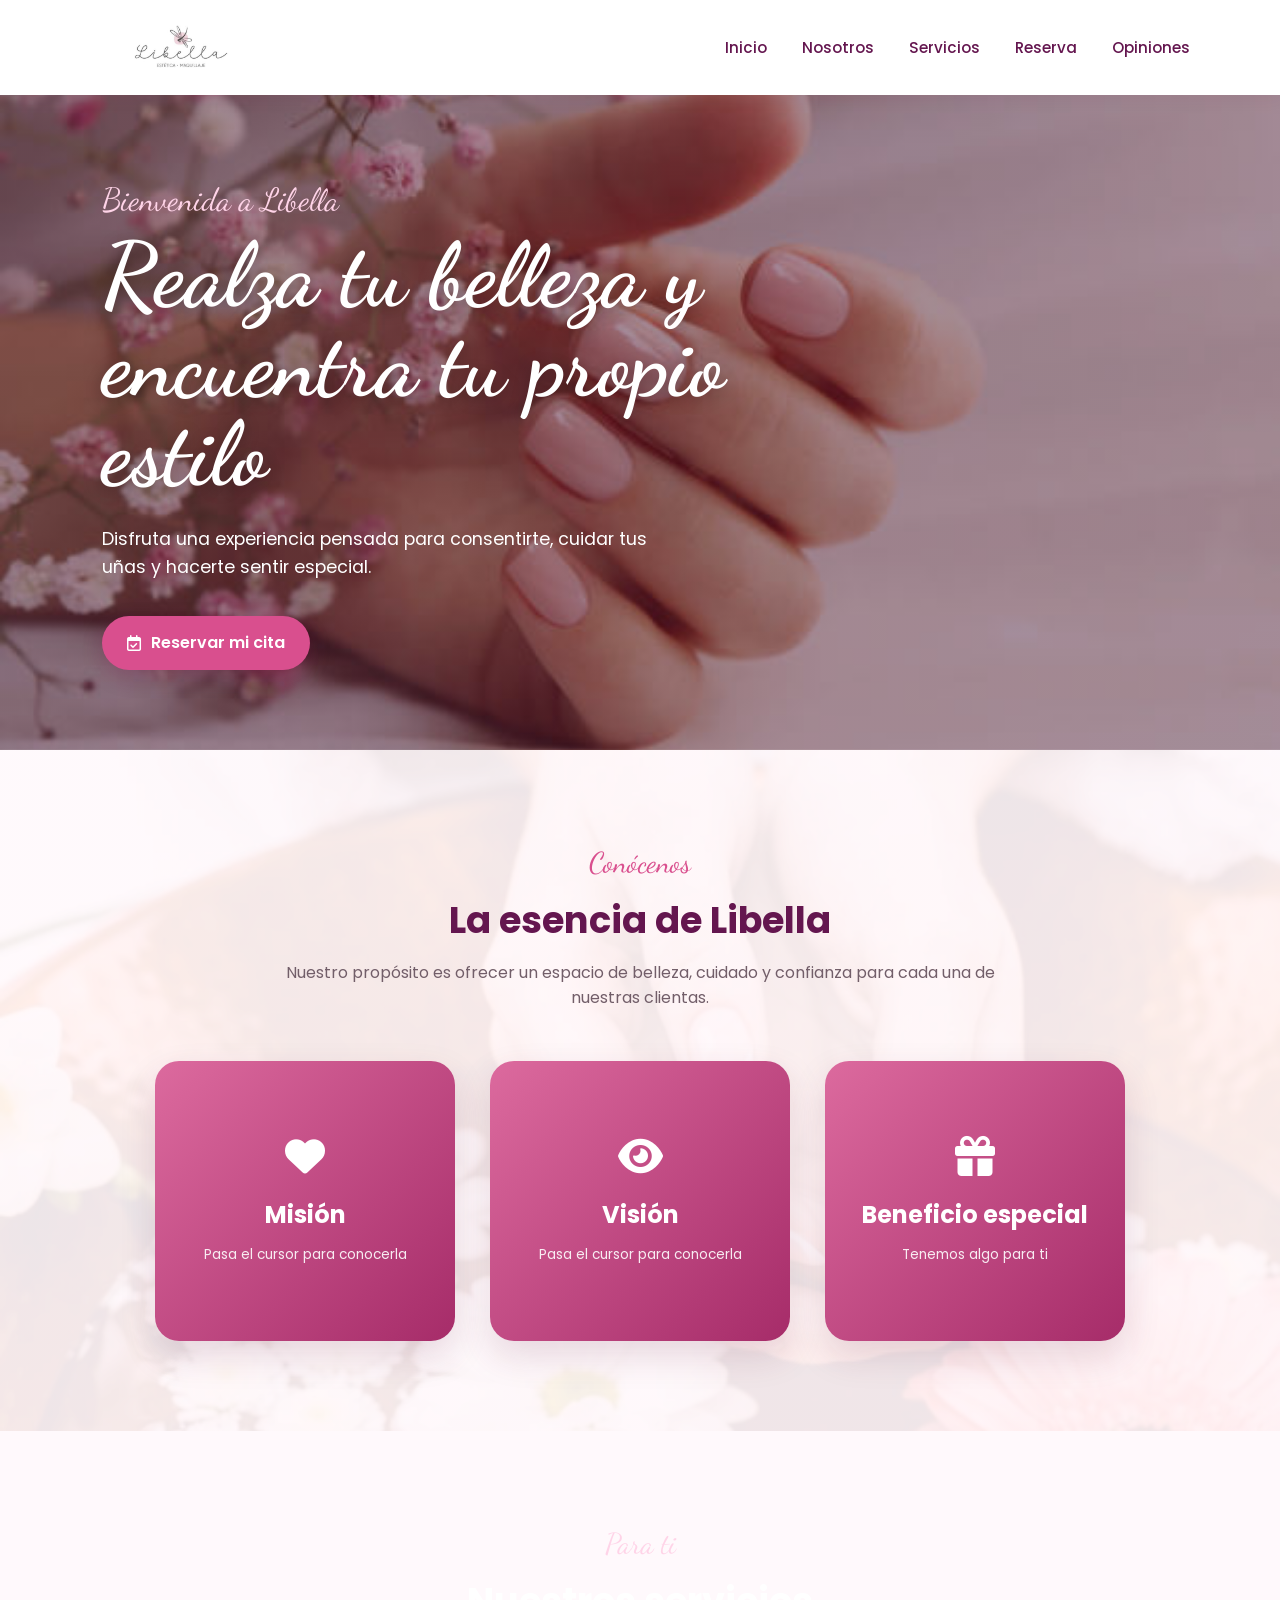
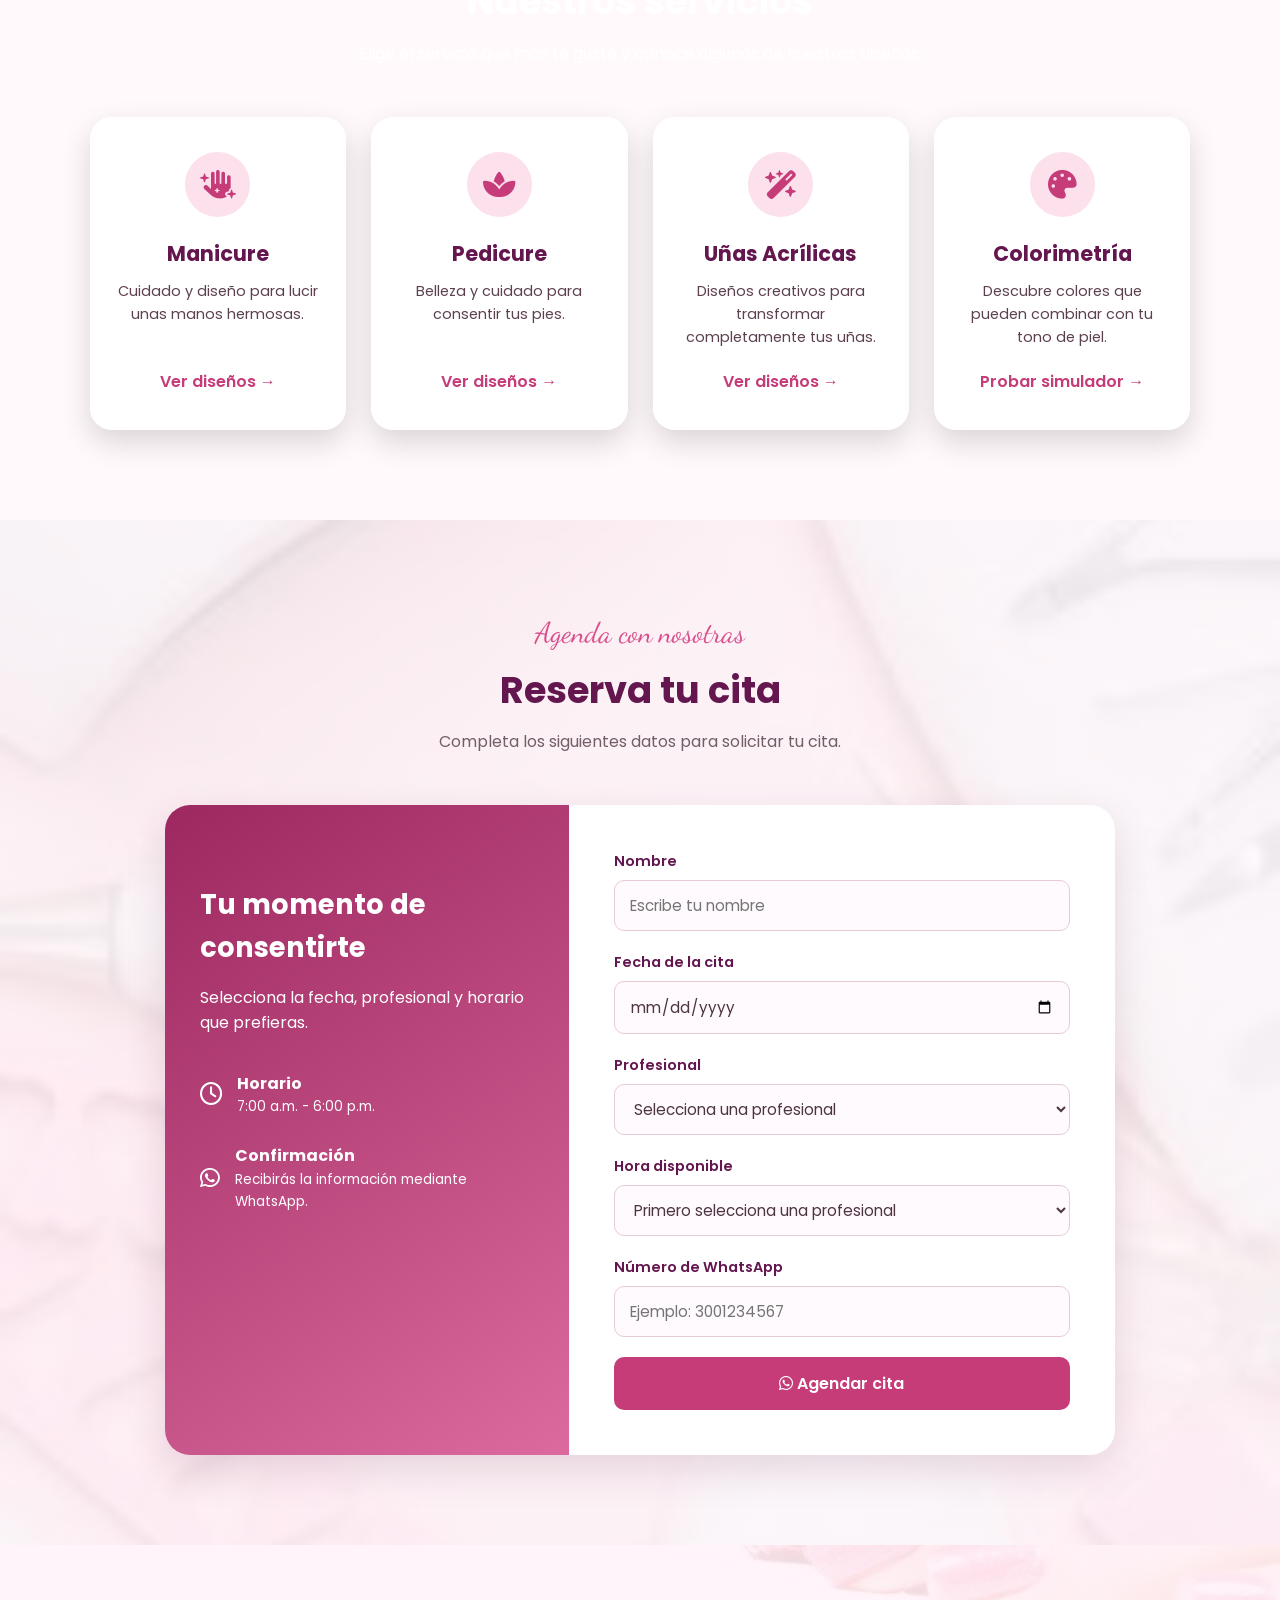
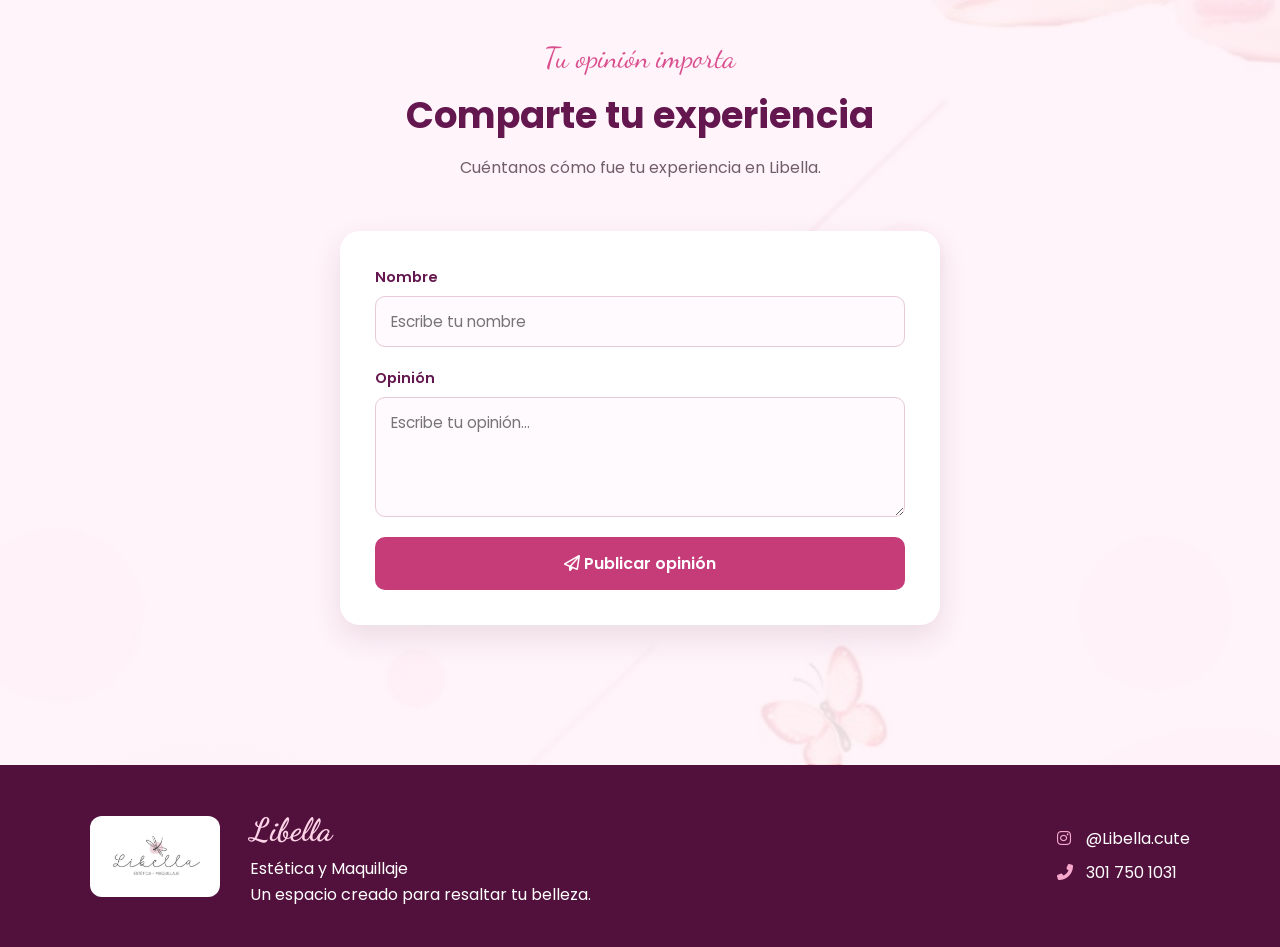
<file: Index.html>
<!DOCTYPE html>
<html lang="es">

<head>
    <meta charset="UTF-8">

    <!-- Permite que la página se adapte correctamente a celulares -->
    <meta name="viewport" content="width=device-width, initial-scale=1.0">

    <title>Libella | Estética y Maquillaje</title>

    <!-- Archivo principal de estilos -->
    <link rel="stylesheet" href="Style.css">

    <!-- Fuente utilizada para algunos títulos -->
    <link
        href="https://fonts.googleapis.com/css2?family=Dancing+Script:wght@500;600;700&family=Poppins:wght@300;400;500;600&display=swap"
        rel="stylesheet">

    <!-- Librería de iconos -->
    <link
        rel="stylesheet"
        href="https://cdnjs.cloudflare.com/ajax/libs/font-awesome/6.4.0/css/all.min.css">
</head>

<body>

    <!-- ============================= -->
    <!-- ENCABEZADO -->
    <!-- ============================= -->

    <header class="encabezado">

        <!-- Logo del negocio -->
        <a href="#inicio" class="contenedor-logo">
            <img
                src="Imagenes/Logo.jpg.jpeg"
                alt="Logo de Libella Estética y Maquillaje"
                class="logo-enc">
        </a>

        <!-- Menú principal -->
        <nav class="menu-principal">
            <ul>
                <li><a href="#inicio">Inicio</a></li>
                <li><a href="#nosotros">Nosotros</a></li>
                <li><a href="#servicios">Servicios</a></li>
                <li><a href="#citas">Reserva</a></li>
                <li><a href="#opiniones">Opiniones</a></li>
            </ul>
        </nav>

    </header>


    <main>

        <!-- ============================= -->
        <!-- PRESENTACIÓN PRINCIPAL -->
        <!-- ============================= -->

        <section id="inicio" class="hero">

            <div class="hero-contenido">

                <p class="texto-pequeno">Bienvenida a Libella</p>

                <h1>Realza tu belleza y encuentra tu propio estilo</h1>

                <p>
                    Disfruta una experiencia pensada para consentirte,
                    cuidar tus uñas y hacerte sentir especial.
                </p>

                <!-- Este enlace lleva directamente al formulario de reserva -->
                <a href="#citas" class="boton-principal">
                    <i class="fa-regular fa-calendar-check"></i>
                    Reservar mi cita
                </a>

            </div>

        </section>


        <!-- ============================= -->
        <!-- MISIÓN, VISIÓN Y PROMOCIÓN -->
        <!-- ============================= -->

        <section id="nosotros" class="mision-vision">

            <div class="titulo-seccion">
                <span>Conócenos</span>
                <h2>La esencia de Libella</h2>

                <p>
                    Nuestro propósito es ofrecer un espacio de belleza,
                    cuidado y confianza para cada una de nuestras clientas.
                </p>
            </div>


            <div class="card-container">

                <!-- Tarjeta Misión -->
                <article class="card">

                    <div class="front">
                        <i class="fa-solid fa-heart"></i>
                        <h3>Misión</h3>
                        <p>Pasa el cursor para conocerla</p>
                    </div>

                    <div class="back">
                        <h3>Nuestra misión</h3>

                        <p>
                            Brindar un servicio de calidad que resalte la
                            belleza y confianza de nuestras clientas, a través
                            de técnicas innovadoras en el cuidado de uñas.
                        </p>
                    </div>

                </article>


                <!-- Tarjeta Visión -->
                <article class="card">

                    <div class="front">
                        <i class="fa-solid fa-eye"></i>
                        <h3>Visión</h3>
                        <p>Pasa el cursor para conocerla</p>
                    </div>

                    <div class="back">
                        <h3>Nuestra visión</h3>

                        <p>
                            Ser un SPA de uñas reconocido por nuestra
                            excelencia en atención, creatividad y compromiso
                            con la satisfacción de nuestras clientas.
                        </p>
                    </div>

                </article>


                <!-- Tarjeta promoción -->
                <article class="card">

                    <div class="front">
                        <i class="fa-solid fa-gift"></i>
                        <h3>Beneficio especial</h3>
                        <p>Tenemos algo para ti</p>
                    </div>

                    <div class="back">
                        <h3>20% de descuento</h3>

                        <p>
                            Obtén un 20% de descuento en tu primera cita
                            reservando con nosotros.
                        </p>

                        <a href="#citas" class="enlace-tarjeta">
                            Quiero reservar
                        </a>
                    </div>

                </article>

            </div>

        </section>


        <!-- ============================= -->
        <!-- SERVICIOS -->
        <!-- ============================= -->

        <section id="servicios" class="servicios">

            <div class="titulo-seccion titulo-claro">
                <span>Para ti</span>
                <h2>Nuestros servicios</h2>

                <p>
                    Elige el servicio que más te guste y conoce algunos
                    de nuestros diseños.
                </p>
            </div>


            <div class="servicios-grid">

                <!-- Manicure -->
                <a href="Galeria.html?servicio=manicure"
                   class="servicio-card">

                    <i class="fa-solid fa-hand-sparkles"></i>

                    <h3>Manicure</h3>

                    <p>
                        Cuidado y diseño para lucir unas manos hermosas.
                    </p>

                    <span>Ver diseños →</span>

                </a>


                <!-- Pedicure -->
                <a href="Galeria.html?servicio=pedicure"
                   class="servicio-card">

                    <i class="fa-solid fa-spa"></i>

                    <h3>Pedicure</h3>

                    <p>
                        Belleza y cuidado para consentir tus pies.
                    </p>

                    <span>Ver diseños →</span>

                </a>


                <!-- Uñas acrílicas -->
                <a href="Galeria.html?servicio=acrilicas"
                   class="servicio-card">

                    <i class="fa-solid fa-wand-magic-sparkles"></i>

                    <h3>Uñas Acrílicas</h3>

                    <p>
                        Diseños creativos para transformar completamente tus uñas.
                    </p>

                    <span>Ver diseños →</span>

                </a>


                <!--
                    IMPORTANTE:
                    Este botón solamente lleva al simulador existente.
                    Todavía NO estamos modificando el simulador.
                -->
                <a href="Simulador.html"
                   class="servicio-card">

                    <i class="fa-solid fa-palette"></i>

                    <h3>Colorimetría</h3>

                    <p>
                        Descubre colores que pueden combinar con tu tono de piel.
                    </p>

                    <span>Probar simulador →</span>

                </a>

            </div>

        </section>


        <!-- ============================= -->
        <!-- RESERVA DE CITA -->
        <!-- ============================= -->

        <section id="citas" class="citas">

            <div class="titulo-seccion">
                <span>Agenda con nosotras</span>
                <h2>Reserva tu cita</h2>

                <p>
                    Completa los siguientes datos para solicitar tu cita.
                </p>
            </div>


            <div class="contenedor-formulario">

                <div class="informacion-reserva">

                    <i class="fa-regular fa-calendar-heart"></i>

                    <h3>Tu momento de consentirte</h3>

                    <p>
                        Selecciona la fecha, profesional y horario que
                        prefieras.
                    </p>

                    <div class="dato-reserva">
                        <i class="fa-regular fa-clock"></i>

                        <div>
                            <strong>Horario</strong>
                            <p>7:00 a.m. - 6:00 p.m.</p>
                        </div>
                    </div>


                    <div class="dato-reserva">
                        <i class="fa-brands fa-whatsapp"></i>

                        <div>
                            <strong>Confirmación</strong>
                            <p>Recibirás la información mediante WhatsApp.</p>
                        </div>
                    </div>

                </div>


                <!-- Formulario de reserva -->
                <form id="form-cita">

                    <div class="campo-formulario">
                        <label for="nombre">Nombre</label>

                        <input
                            type="text"
                            id="nombre"
                            placeholder="Escribe tu nombre"
                            required>
                    </div>


                    <div class="campo-formulario">
                        <label for="fecha">Fecha de la cita</label>

                        <input
                            type="date"
                            id="fecha"
                            required>
                    </div>


                    <div class="campo-formulario">
                        <label for="profesional">Profesional</label>

                        <select id="profesional" required>

                            <option value="" disabled selected>
                                Selecciona una profesional
                            </option>

                            <option value="alex">
                                Alexandra Cubillos
                            </option>

                            <option value="laura">
                                Laura Lozano
                            </option>

                        </select>
                    </div>


                    <div class="campo-formulario">
                        <label for="hora">Hora disponible</label>

                        <select id="hora" required>

                            <option value="">
                                Primero selecciona una profesional
                            </option>

                        </select>
                    </div>


                    <div class="campo-formulario">
                        <label for="telefono">Número de WhatsApp</label>

                        <input
                            type="tel"
                            id="telefono"
                            placeholder="Ejemplo: 3001234567"
                            required>
                    </div>


                    <button type="submit" class="boton-formulario">
                        <i class="fa-brands fa-whatsapp"></i>
                        Agendar cita
                    </button>

                </form>

            </div>

        </section>


        <!-- ============================= -->
        <!-- OPINIONES -->
        <!-- ============================= -->

        <section id="opiniones">

            <div class="titulo-seccion">
                <span>Tu opinión importa</span>
                <h2>Comparte tu experiencia</h2>

                <p>
                    Cuéntanos cómo fue tu experiencia en Libella.
                </p>
            </div>


            <div class="opiniones-contenedor">

                <form id="form-opinion">

                    <div class="campo-formulario">
                        <label for="usuario">Nombre</label>

                        <input
                            type="text"
                            id="usuario"
                            placeholder="Escribe tu nombre"
                            required>
                    </div>


                    <div class="campo-formulario">
                        <label for="comentario">Opinión</label>

                        <textarea
                            id="comentario"
                            rows="4"
                            placeholder="Escribe tu opinión..."
                            required></textarea>
                    </div>


                    <button type="submit" class="boton-formulario">
                        <i class="fa-regular fa-paper-plane"></i>
                        Publicar opinión
                    </button>

                </form>


                <!-- Aquí JavaScript mostrará las opiniones -->
                <div id="lista-opiniones"></div>

            </div>

        </section>

    </main>


    <!-- ============================= -->
    <!-- PIE DE PÁGINA -->
    <!-- ============================= -->

    <footer class="pie">

        <img
            src="Imagenes/Logo.jpg.jpeg"
            alt="Logo de Libella"
            class="pie-logo">


        <div class="footer-texto">

            <h3>Libella</h3>

            <p>Estética y Maquillaje</p>

            <p>
                Un espacio creado para resaltar tu belleza.
            </p>

        </div>


        <div class="footer-contacto">

            <p>
                <i class="fab fa-instagram"></i>
                @Libella.cute
            </p>

            <p>
                <i class="fas fa-phone-alt"></i>
                301 750 1031
            </p>

        </div>

    </footer>


    <!-- Archivo JavaScript -->
    <script src="Java.js"></script>

</body>

</html>
</file>
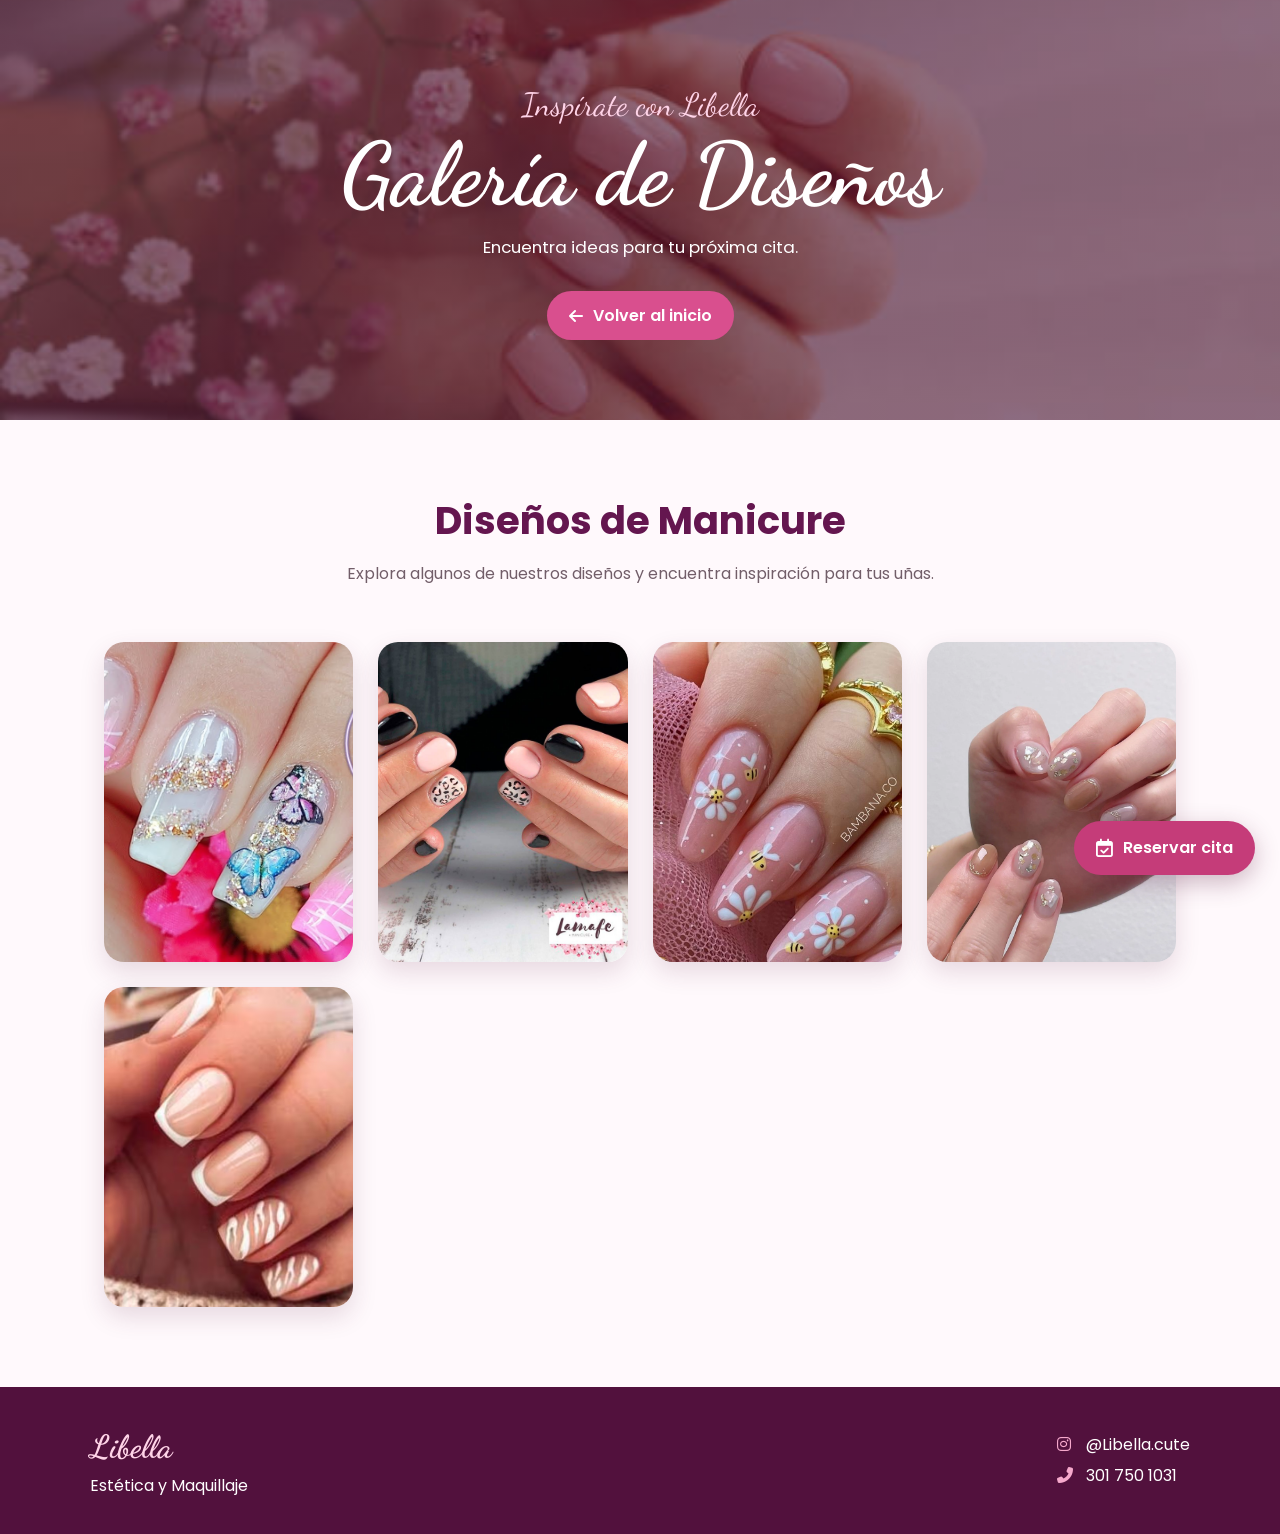
<file: Galeria.html>
<!DOCTYPE html>
<html lang="es">

<head>

    <meta charset="UTF-8">

    <meta
        name="viewport"
        content="width=device-width, initial-scale=1.0">

    <title>Galería de Diseños | Libella</title>

    <!-- Estilos de la galería -->
    <link rel="stylesheet" href="Galeria.css">

    <!-- Fuentes -->
    <link
        href="https://fonts.googleapis.com/css2?family=Dancing+Script:wght@500;600;700&family=Poppins:wght@300;400;500;600&display=swap"
        rel="stylesheet">

    <!-- Iconos -->
    <link
        rel="stylesheet"
        href="https://cdnjs.cloudflare.com/ajax/libs/font-awesome/6.4.0/css/all.min.css">

</head>


<body>


    <!-- ============================= -->
    <!-- ENCABEZADO -->
    <!-- ============================= -->

    <header class="banner-galeria">

        <div class="banner-contenido">

            <p>Inspírate con Libella</p>

            <h1>Galería de Diseños</h1>

            <span>
                Encuentra ideas para tu próxima cita.
            </span>


            <a
                href="Index.html"
                class="btn-volver">

                <i class="fa-solid fa-arrow-left"></i>

                Volver al inicio

            </a>

        </div>

    </header>



    <main>

        <!-- ============================= -->
        <!-- TÍTULO DINÁMICO -->
        <!-- ============================= -->

        <section id="titulo-servicio">

            <!--
                JavaScript cambiará este título dependiendo
                del servicio seleccionado.
            -->
            <h2>Diseños de Manicure</h2>

            <p>
                Explora algunos de nuestros diseños y
                encuentra inspiración para tus uñas.
            </p>

        </section>



        <!-- ============================= -->
        <!-- GALERÍA -->
        <!-- ============================= -->

        <!--
            Este contenedor empieza vacío.

            Galeria.js se encarga de crear y agregar
            las imágenes automáticamente.
        -->
        <section
            class="galeria"
            id="galeria-contenido">
        </section>



        <!-- Botón para reservar -->

    </main>



    <!-- ============================= -->
    <!-- FOOTER -->
    <!-- ============================= -->

    <footer class="footer">

        <div>

            <h3>Libella</h3>

            <p>Estética y Maquillaje</p>

        </div>


        <div class="footer-contacto">

            <p>
                <i class="fab fa-instagram"></i>
                @Libella.cute
            </p>

            <p>
                <i class="fas fa-phone-alt"></i>
                301 750 1031
            </p>

        </div>

    </footer>

          <!-- ============================= -->
      <!-- BOTÓN FLOTANTE DE RESERVA -->
      <!-- ============================= -->

      <!--
          Este botón permanece visible mientras el usuario
          recorre la galería.

          Al hacer clic lleva nuevamente a Index.html,
          directamente a la sección de reserva de citas.
      -->
      <a href="Index.html#citas" class="btn-reserva-flotante">

          <i class="fa-regular fa-calendar-check"></i>

          <span>Reservar cita</span>

      </a>

    <!--
        JavaScript se coloca al final para que primero
        cargue el contenido HTML.
    -->
    <script src="Galeria.js"></script>

</body>

</html>
</file>
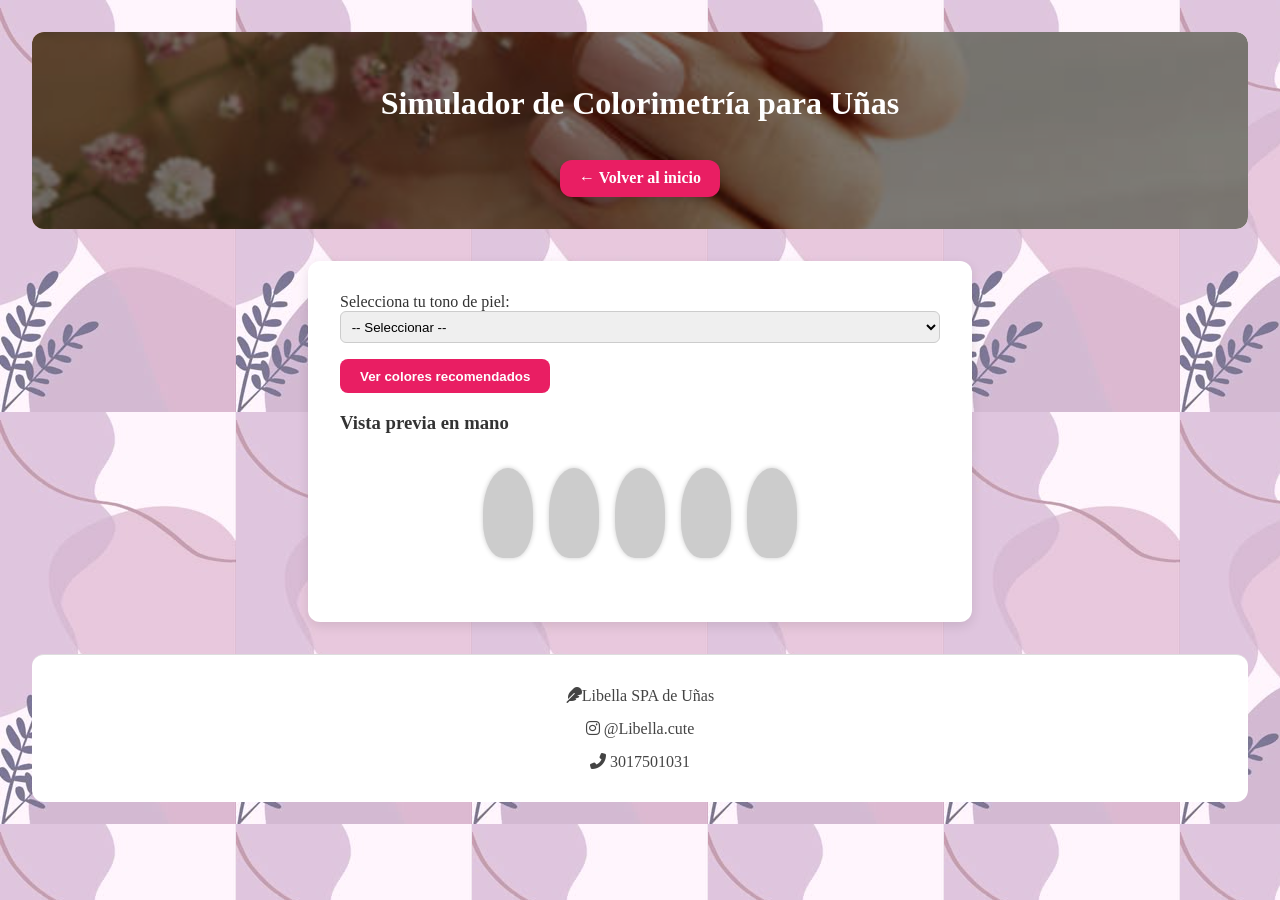
<file: Simulador.html>
<!DOCTYPE html>
<html lang="es">
<head>
  <meta charset="UTF-8" />
  <meta name="viewport" content="width=device-width, initial-scale=1.0" />
  <title>Simulador de Colorimetría</title>
  <link rel="stylesheet" href="Simulador.css" />
  <link href="https://fonts.googleapis.com/css2?family=Dancing+Script&display=swap" rel="stylesheet">
  <link rel="stylesheet" href="https://cdnjs.cloudflare.com/ajax/libs/font-awesome/6.4.0/css/all.min.css">
</head>


<body>
  <header class="banner"><!--Banner del encabezado-->
    <h1>Simulador de Colorimetría para Uñas</h1>
    <a href="Index.html" class="btn-volver">← Volver al inicio</a><!--Boton para volver al incio-->
  </header>

  <div class="container">
    <div class="form-group">
      <label for="piel">Selecciona tu tono de piel:</label>
      <select id="piel">
        <option value="">-- Seleccionar --</option>
        <option value="clara">Clara</option>
        <option value="media">Media</option>
        <option value="trigueña">Trigueña</option>
        <option value="morena">Morena</option>
        <option value="oscura">Oscura</option>
        <option value="ebano">Ébano</option>
      </select>
    </div>

    <button onclick="mostrarColores()">Ver colores recomendados</button>

    <div id="resultado">
      <div id="simulador-uña">
        <h3>Vista previa en mano</h3>
        <div class="mano-simulada" id="mano">
          <div class="uña-simulada" id="uña1"></div>
          <div class="uña-simulada" id="uña2"></div>
          <div class="uña-simulada" id="uña3"></div>
          <div class="uña-simulada" id="uña4"></div>
          <div class="uña-simulada" id="uña5"></div>
        </div>
        <p id="codigoColor"></p>
      </div>

      <div id="bloques-colores"></div>
    </div>
  </div>

  <footer class="footer">
    <p><i class="fas fa-feather"></i>Libella SPA de Uñas</p>
    <p><i class="fab fa-instagram"></i> @Libella.cute</p>
    <p><i class="fas fa-phone-alt"></i> 3017501031</p>
  </footer>

  <script src="Simulador.js"></script>
</body>
</html>
</file>
<file: Style.css>
/* =====================================================
   CONFIGURACIÓN GENERAL
   ===================================================== */

/*
   El símbolo * selecciona todos los elementos.

   box-sizing: border-box hace más fácil controlar
   los tamaños porque el padding y el borde se incluyen
   dentro del ancho del elemento.
*/
* {
    box-sizing: border-box;
    margin: 0;
    padding: 0;
}


/*
   scroll-behavior permite que cuando hacemos clic en
   "Servicios", "Reserva", etc., el desplazamiento sea suave.
*/
html {
    scroll-behavior: smooth;
}


body {
    font-family: "Poppins", sans-serif;
    background-color: #fff9fc;
    color: #4d3442;
    line-height: 1.6;
}


/* Evita que las imágenes se salgan de su contenedor */
img {
    max-width: 100%;
}


/* =====================================================
   ENCABEZADO
   ===================================================== */

.encabezado {
    width: 100%;
    min-height: 90px;

    display: flex;
    justify-content: space-between;
    align-items: center;

    padding: 10px 7%;

    background-color: rgba(255, 255, 255, 0.97);

    box-shadow: 0 3px 15px rgba(99, 32, 69, 0.08);

    /*
       sticky hace que el menú permanezca arriba
       mientras bajamos por la página.
    */
    position: sticky;
    top: 0;
    z-index: 1000;
}


.contenedor-logo {
    display: flex;
    align-items: center;
}


.logo-enc {
    width: 180px;
    height: 75px;

    /*
       object-fit evita deformar el logo.
    */
    object-fit: contain;
}


/* Lista del menú */
.menu-principal ul {
    display: flex;
    align-items: center;
    gap: 35px;

    list-style: none;
}


/* Enlaces del menú */
.menu-principal a {
    color: #64164f;
    text-decoration: none;

    font-size: 0.95rem;
    font-weight: 500;

    position: relative;

    transition: color 0.3s ease;
}


/*
   Creamos una pequeña línea debajo del enlace.
   Inicialmente tiene ancho 0.
*/
.menu-principal a::after {
    content: "";

    position: absolute;
    left: 0;
    bottom: -6px;

    width: 0;
    height: 2px;

    background-color: #d94f8e;

    transition: width 0.3s ease;
}


/* Al pasar el mouse mostramos la línea */
.menu-principal a:hover::after {
    width: 100%;
}


.menu-principal a:hover {
    color: #d94f8e;
}


/* =====================================================
   PRESENTACIÓN PRINCIPAL
   ===================================================== */

.hero {
    min-height: 620px;

    display: flex;
    align-items: center;

    padding: 80px 8%;

    /*
       Colocamos una capa oscura transparente encima
       de la imagen para que el texto pueda leerse.
    */
    background:
        linear-gradient(
            rgba(64, 16, 48, 0.48),
            rgba(64, 16, 48, 0.48)
        ),
        url("Imagenes/FondoBanner.jpg");

    background-size: cover;
    background-position: center;
}


.hero-contenido {
    max-width: 680px;

    color: white;

    animation: aparecer 0.8s ease;
}


.texto-pequeno {
    font-family: "Dancing Script", cursive;

    font-size: 2rem;

    color: #ffd4e8;

    margin-bottom: 5px;
}


.hero h1 {
    font-family: "Dancing Script", cursive;

    font-size: clamp(3.2rem, 7vw, 5.8rem);

    line-height: 1;

    margin-bottom: 25px;

    text-shadow: 0 4px 15px rgba(0, 0, 0, 0.25);
}


.hero-contenido > p:not(.texto-pequeno) {
    max-width: 550px;

    font-size: 1.1rem;

    margin-bottom: 35px;
}


/* Botón principal */
.boton-principal {
    display: inline-flex;
    align-items: center;
    gap: 10px;

    padding: 14px 25px;

    background-color: #d94f8e;
    color: white;

    border-radius: 30px;

    text-decoration: none;
    font-weight: 600;

    box-shadow: 0 7px 20px rgba(128, 21, 79, 0.25);

    transition:
        transform 0.3s ease,
        background-color 0.3s ease;
}


.boton-principal:hover {
    background-color: #b93371;

    transform: translateY(-3px);
}


/* =====================================================
   TÍTULOS DE LAS SECCIONES
   ===================================================== */

.titulo-seccion {
    max-width: 750px;

    margin: 0 auto 50px;

    text-align: center;
}


.titulo-seccion span {
    font-family: "Dancing Script", cursive;

    color: #d94f8e;

    font-size: 1.8rem;
}


.titulo-seccion h2 {
    color: #64164f;

    font-size: 2.3rem;

    margin: 5px 0 10px;
}


.titulo-seccion p {
    color: #725e69;
}


.titulo-claro h2,
.titulo-claro p {
    color: white;
}


.titulo-claro span {
    color: #ffd4e8;
}


/* =====================================================
   MISIÓN Y VISIÓN
   ===================================================== */

.mision-vision {
    padding: 90px 7%;

    background:
        linear-gradient(
            rgba(255, 249, 252, 0.92),
            rgba(255, 249, 252, 0.92)
        ),
        url("Imagenes/FondoSectionMision-Vision.jpg");

    background-size: cover;
    background-position: center;
}


.card-container {
    display: flex;
    justify-content: center;
    flex-wrap: wrap;

    gap: 35px;

    perspective: 1000px;
}


/*
   Cada tarjeta tiene una cara frontal y una trasera.
*/
.card {
    width: 300px;
    height: 280px;

    position: relative;

    transform-style: preserve-3d;

    transition: transform 0.7s ease;

    cursor: pointer;
}


/* Giramos la tarjeta al pasar el mouse */
.card:hover {
    transform: rotateY(180deg);
}


.card .front,
.card .back {
    position: absolute;

    width: 100%;
    height: 100%;

    padding: 30px;

    border-radius: 24px;

    display: flex;
    flex-direction: column;
    align-items: center;
    justify-content: center;

    text-align: center;

    /*
       Oculta la cara que queda mirando hacia atrás.
    */
    backface-visibility: hidden;

    box-shadow: 0 15px 35px rgba(102, 31, 69, 0.15);
}


.card .front {
    color: white;

    background:
        linear-gradient(
            135deg,
            #dc6a9e,
            #a62c69
        );
}


.card .front i {
    font-size: 2.5rem;

    margin-bottom: 20px;
}


.card .front h3,
.card .back h3 {
    font-size: 1.5rem;

    margin-bottom: 10px;
}


.card .front p {
    font-size: 0.85rem;

    opacity: 0.9;
}


.card .back {
    background-color: white;

    color: #5d4050;

    transform: rotateY(180deg);

    border: 1px solid #f4c8dc;
}


.enlace-tarjeta {
    display: inline-block;

    margin-top: 15px;

    color: #c53c79;

    font-weight: 600;

    text-decoration: none;
}


/* =====================================================
   SERVICIOS
   ===================================================== */

.servicios {
    padding: 90px 7%;

    background:
        linear-gradient(
            rgba(72, 18, 54, 0.82),
            rgba(72, 18, 54, 0.82)
        ),
        url("Imagenes/FondoSectionServicio.jpg");

    background-size: cover;
    background-position: center;
    background-attachment: fixed;
}


.servicios-grid {
    max-width: 1200px;

    margin: auto;

    display: grid;

    /*
       Se crean columnas automáticamente dependiendo
       del espacio disponible.
    */
    grid-template-columns:
        repeat(auto-fit, minmax(220px, 1fr));

    gap: 25px;
}


.servicio-card {
    min-height: 280px;

    padding: 35px 25px;

    background-color: rgba(255, 255, 255, 0.95);

    border-radius: 22px;

    color: #5d4050;

    text-decoration: none;

    display: flex;
    flex-direction: column;
    align-items: center;
    justify-content: center;

    text-align: center;

    box-shadow: 0 12px 30px rgba(0, 0, 0, 0.15);

    transition:
        transform 0.3s ease,
        box-shadow 0.3s ease;
}


.servicio-card:hover {
    transform: translateY(-8px);

    box-shadow: 0 18px 35px rgba(0, 0, 0, 0.25);
}


.servicio-card i {
    width: 65px;
    height: 65px;

    display: flex;
    align-items: center;
    justify-content: center;

    margin-bottom: 20px;

    border-radius: 50%;

    background-color: #fce0ec;

    color: #c53c79;

    font-size: 1.8rem;
}


.servicio-card h3 {
    color: #64164f;

    font-size: 1.3rem;

    margin-bottom: 10px;
}


.servicio-card p {
    font-size: 0.9rem;

    margin-bottom: 20px;
}


.servicio-card span {
    color: #c53c79;

    font-weight: 600;

    margin-top: auto;
}


/* =====================================================
   RESERVAS
   ===================================================== */

.citas {
    padding: 90px 7%;

    background:
        linear-gradient(
            rgba(255, 249, 252, 0.88),
            rgba(255, 249, 252, 0.88)
        ),
        url("Imagenes/FondoSectionReserva.jpg");

    background-size: cover;
    background-position: center;
}


.contenedor-formulario {
    max-width: 950px;

    margin: auto;

    display: grid;
    grid-template-columns: 0.85fr 1.15fr;

    overflow: hidden;

    background-color: white;

    border-radius: 25px;

    box-shadow: 0 15px 40px rgba(102, 31, 69, 0.14);
}


/* Parte izquierda del formulario */
.informacion-reserva {
    padding: 50px 35px;

    background:
        linear-gradient(
            145deg,
            #9c285f,
            #dc6a9e
        );

    color: white;
}


.informacion-reserva > i {
    font-size: 3rem;

    margin-bottom: 20px;
}


.informacion-reserva h3 {
    font-size: 1.7rem;

    margin-bottom: 15px;
}


.informacion-reserva > p {
    margin-bottom: 35px;
}


.dato-reserva {
    display: flex;
    align-items: center;

    gap: 15px;

    margin-top: 25px;
}


.dato-reserva i {
    font-size: 1.4rem;
}


.dato-reserva p {
    font-size: 0.85rem;
}


/* Formulario */
#form-cita {
    padding: 45px;
}


.campo-formulario {
    display: flex;
    flex-direction: column;

    margin-bottom: 20px;
}


.campo-formulario label {
    margin-bottom: 7px;

    color: #64164f;

    font-size: 0.9rem;

    font-weight: 600;
}


.campo-formulario input,
.campo-formulario select,
.campo-formulario textarea {
    width: 100%;

    padding: 13px 15px;

    border: 1px solid #e7cad8;

    border-radius: 10px;

    background-color: #fffafd;

    color: #4d3442;

    font-family: "Poppins", sans-serif;

    font-size: 0.95rem;

    outline: none;

    transition:
        border-color 0.3s ease,
        box-shadow 0.3s ease;
}


/*
   :focus se activa cuando el usuario está escribiendo
   o seleccionando un campo.
*/
.campo-formulario input:focus,
.campo-formulario select:focus,
.campo-formulario textarea:focus {
    border-color: #d94f8e;

    box-shadow: 0 0 0 3px rgba(217, 79, 142, 0.12);
}


.boton-formulario {
    width: 100%;

    padding: 14px;

    border: none;
    border-radius: 10px;

    background-color: #c53c79;

    color: white;

    font-family: "Poppins", sans-serif;

    font-size: 1rem;
    font-weight: 600;

    cursor: pointer;

    transition:
        background-color 0.3s ease,
        transform 0.3s ease;
}


.boton-formulario:hover {
    background-color: #9f285e;

    transform: translateY(-2px);
}


/* =====================================================
   OPINIONES
   ===================================================== */

#opiniones {
    padding: 90px 7%;

    background:
        linear-gradient(
            rgba(255, 243, 249, 0.9),
            rgba(255, 243, 249, 0.9)
        ),
        url("Imagenes/FondoSectionOpiniones.jpg");

    background-size: cover;
    background-position: center;
}


.opiniones-contenedor {
    max-width: 850px;

    margin: auto;
}


#form-opinion {
    max-width: 600px;

    margin: 0 auto 50px;

    padding: 35px;

    background-color: white;

    border-radius: 20px;

    box-shadow: 0 12px 30px rgba(102, 31, 69, 0.12);
}


#lista-opiniones {
    max-width: 700px;

    margin: auto;
}


/*
   Esta clase se crea desde JavaScript cada vez
   que un usuario publica una opinión.
*/
.opinion {
    position: relative;

    margin-bottom: 18px;

    padding: 22px 25px 22px 55px;

    background-color: white;

    border-radius: 15px;

    border-left: 5px solid #d94f8e;

    box-shadow: 0 7px 20px rgba(102, 31, 69, 0.08);
}


.opinion::before {
    content: "❝";

    position: absolute;

    left: 18px;
    top: 12px;

    color: #e9a3c3;

    font-size: 2rem;
}


.opinion strong {
    color: #64164f;
}


.opinion p {
    margin-top: 5px;

    color: #69545f;
}


/* =====================================================
   PIE DE PÁGINA
   ===================================================== */

.pie {
    padding: 40px 7%;

    background-color: #52113d;

    color: white;

    display: flex;
    align-items: center;
    justify-content: space-between;

    gap: 30px;

    flex-wrap: wrap;
}


.pie-logo {
    width: 130px;

    padding: 5px;

    background-color: white;

    border-radius: 12px;
}


.footer-texto {
    flex: 1;

    min-width: 220px;
}


.footer-texto h3 {
    font-family: "Dancing Script", cursive;

    font-size: 2rem;

    color: #ffd4e8;
}


.footer-contacto p {
    margin: 8px 0;
}


.footer-contacto i {
    width: 25px;

    color: #f6a9cc;
}


/* =====================================================
   ANIMACIÓN SENCILLA
   ===================================================== */

@keyframes aparecer {

    from {
        opacity: 0;
        transform: translateY(20px);
    }

    to {
        opacity: 1;
        transform: translateY(0);
    }

}


/* =====================================================
   DISEÑO PARA CELULARES Y TABLETS
   ===================================================== */

@media (max-width: 850px) {

    /* El encabezado pasa a columna */
    .encabezado {
        flex-direction: column;

        padding: 15px 5%;
    }


    .logo-enc {
        width: 150px;
        height: 65px;
    }


    .menu-principal ul {
        justify-content: center;

        flex-wrap: wrap;

        gap: 15px 22px;

        margin-top: 10px;
    }


    .menu-principal a {
        font-size: 0.85rem;
    }


    /* Hero más pequeño */
    .hero {
        min-height: 540px;

        padding: 70px 7%;

        text-align: center;

        justify-content: center;
    }


    .hero-contenido > p:not(.texto-pequeno) {
        margin-left: auto;
        margin-right: auto;
    }


    /* Formulario en una sola columna */
    .contenedor-formulario {
        grid-template-columns: 1fr;
    }


    .informacion-reserva {
        text-align: center;
    }


    .dato-reserva {
        justify-content: center;
    }

}


/* Pantallas pequeñas */
@media (max-width: 550px) {

    .hero h1 {
        font-size: 3.3rem;
    }


    .titulo-seccion h2 {
        font-size: 1.8rem;
    }


    .card {
        width: 100%;
        max-width: 310px;
    }


    #form-cita,
    #form-opinion {
        padding: 25px 20px;
    }


    .servicios,
    .mision-vision,
    .citas,
    #opiniones {
        padding-left: 5%;
        padding-right: 5%;
    }


    .pie {
        flex-direction: column;

        text-align: center;
    }

}
</file>
<file: Galeria.css>
/* =====================================================
   CONFIGURACIÓN GENERAL
   ===================================================== */

* {
    box-sizing: border-box;
    margin: 0;
    padding: 0;
}


body {
    font-family: "Poppins", sans-serif;

    background-color: #fff9fc;

    color: #4d3442;

    line-height: 1.6;
}


/* =====================================================
   BANNER
   ===================================================== */

.banner-galeria {
    min-height: 420px;

    display: flex;
    align-items: center;
    justify-content: center;

    padding: 60px 20px;

    text-align: center;

    color: white;

    background:
        linear-gradient(
            rgba(70, 17, 52, 0.62),
            rgba(70, 17, 52, 0.62)
        ),
        url("Imagenes/FondoBanner.jpg");

    background-size: cover;

    background-position: center;
}


.banner-contenido {
    max-width: 700px;
}


.banner-contenido > p {
    font-family: "Dancing Script", cursive;

    color: #ffd4e8;

    font-size: 2rem;
}


.banner-contenido h1 {
    font-family: "Dancing Script", cursive;

    font-size: clamp(3.5rem, 8vw, 5.5rem);

    line-height: 1;

    margin-bottom: 15px;
}


.banner-contenido span {
    display: block;

    margin-bottom: 30px;

    font-size: 1.05rem;
}


/* Botón para regresar */
.btn-volver {
    display: inline-flex;
    align-items: center;
    gap: 10px;

    padding: 12px 22px;

    border-radius: 30px;

    background-color: #d94f8e;

    color: white;

    text-decoration: none;

    font-weight: 600;

    transition:
        background-color 0.3s ease,
        transform 0.3s ease;
}


.btn-volver:hover {
    background-color: #b93371;

    transform: translateY(-3px);
}


/* =====================================================
   TÍTULO DEL SERVICIO
   ===================================================== */

#titulo-servicio {
    max-width: 750px;

    margin: auto;

    padding: 70px 20px 35px;

    text-align: center;
}


#titulo-servicio h2 {
    color: #64164f;

    font-size: 2.4rem;

    margin-bottom: 10px;
}


#titulo-servicio p {
    color: #725e69;
}


/* =====================================================
   GALERÍA DE IMÁGENES
   ===================================================== */

.galeria {
    max-width: 1200px;

    margin: auto;

    padding: 20px 5% 80px;

    display: grid;

    /*
       El navegador calcula automáticamente
       cuántas columnas caben en pantalla.
    */
    grid-template-columns:
        repeat(auto-fit, minmax(230px, 1fr));

    gap: 25px;
}


/*
   Estas imágenes son creadas desde Galeria.js.
*/
.galeria img {
    width: 100%;
    height: 320px;

    object-fit: cover;

    border-radius: 20px;

    box-shadow:
        0 10px 25px rgba(94, 32, 66, 0.15);

    transition:
        transform 0.35s ease,
        box-shadow 0.35s ease;
}


.galeria img:hover {
    transform: translateY(-7px) scale(1.02);

    box-shadow:
        0 18px 35px rgba(94, 32, 66, 0.25);
}

/* =====================================================
   BOTÓN FLOTANTE PARA RESERVAR
   ===================================================== */

/*
   Este botón permanece visible mientras el usuario
   recorre los diseños de la galería.
*/
.btn-reserva-flotante {

    /*
       position: fixed hace que el elemento mantenga
       su posición aunque movamos la página.
    */
    position: fixed;


    /*
       Lo ubicamos en la esquina inferior derecha.
    */
    right: 25px;
    bottom: 25px;


    /*
       z-index permite que el botón permanezca
       por encima de las fotografías.
    */
    z-index: 1000;


    /*
       Usamos flex para colocar el icono y el texto
       uno al lado del otro.
    */
    display: flex;

    align-items: center;

    gap: 10px;


    /* Espacio interior del botón */
    padding: 14px 22px;


    /* Colores */
    background-color: #c53c79;

    color: white;


    /*
       Quitamos la línea que normalmente tienen
       los enlaces.
    */
    text-decoration: none;


    /* Forma redondeada */
    border-radius: 30px;


    /* Texto */
    font-weight: 600;


    /*
       Agregamos una sombra suave para separar
       visualmente el botón del fondo.
    */
    box-shadow:
        0 8px 25px rgba(94, 32, 66, 0.30);


    /*
       transition hace más suaves los cambios
       cuando pasamos el mouse.
    */
    transition:
        transform 0.3s ease,
        background-color 0.3s ease,
        box-shadow 0.3s ease;
}


/*
   Efecto al pasar el mouse sobre el botón.
*/
.btn-reserva-flotante:hover {

    background-color: #9f285e;

    transform: translateY(-3px);

    box-shadow:
        0 12px 30px rgba(94, 32, 66, 0.38);
}


/*
   Hacemos el icono un poco más grande.
*/
.btn-reserva-flotante i {
    font-size: 1.2rem;
}

/* =====================================================
   INVITACIÓN PARA RESERVAR
   ===================================================== */


/* =====================================================
   FOOTER
   ===================================================== */

.footer {
    padding: 35px 7%;

    background-color: #52113d;

    color: white;

    display: flex;
    justify-content: space-between;
    align-items: center;

    gap: 30px;

    flex-wrap: wrap;
}


.footer h3 {
    font-family: "Dancing Script", cursive;

    color: #ffd4e8;

    font-size: 2rem;
}


.footer-contacto p {
    margin: 5px 0;
}


.footer-contacto i {
    width: 25px;

    color: #f6a9cc;
}


/* =====================================================
   DISEÑO RESPONSIVO
   ===================================================== */

@media (max-width: 600px) {

    .banner-galeria {
        min-height: 370px;
    }


    #titulo-servicio h2 {
        font-size: 1.9rem;
    }


    .galeria {
        /*
           En celulares dejamos una sola columna
           para que las fotografías tengan buen tamaño.
        */
        grid-template-columns: 1fr;
    }


    .galeria img {
        height: 360px;
    }


    .footer {
        flex-direction: column;

        text-align: center;
    }

    /*
   En celulares hacemos el botón flotante
   un poco más pequeño para que no tape
   demasiado contenido.
*/
.btn-reserva-flotante {

    right: 15px;

    bottom: 15px;

    padding: 12px 17px;

    font-size: 0.9rem;
}

}
</file>
<file: Simulador.css>
body {
  font-family: cursive;
  background: #fdcbe8;
  color: #333;
  margin: 0;
  padding: 2em;
  background-image: url('Imagenes/FondoContColorimetria.jpg');
}
/* Contenedor general */
.container {
  max-width: 600px;
  margin: 2em auto;
  background: #ffffff;
  padding: 2em;
  border-radius: 12px;
  box-shadow: 0 4px 12px rgba(0, 0, 0, 0.1);
  font-family: cursive;

  background-size: cover;
  background-repeat: no-repeat;
  background-position: center;
  position: relative;
  z-index:0;
}

/* Entradas de selección */
.form-group {
  margin-bottom: 1em;
}

select {
  width: 100%;
  padding: 0.5em;
  border-radius: 6px;
  border: 1px solid #ccc;
}

/* Botón */
button {
  padding: 0.7em 1.5em;
  background-color: #e91e63;
  color: #fff;
  font-weight: bold;
  border: none;
  border-radius: 8px;
  cursor: pointer;
  transition: background 0.3s ease;
}

button:hover {
  background-color: #c2185b;
}

/* Vista previa de uñas */
.mano-simulada {
  display: flex;
  justify-content: center;
  gap: 1em;
  margin-bottom: 1em;
  margin-top: 1em;
}

.uña-simulada {
  width: 50px;
  height: 90px;
  border-radius: 50% 50% 40% 40%;
  background-color: #ccc;
  box-shadow: 0 0 5px rgba(0, 0, 0, 0.2);
  transition: background-color 0.3s ease;
}

/* Contenedor de colores */
#bloques-colores {
  display: flex;
  flex-wrap: wrap;
  justify-content: center;
  gap: 1em;
  margin-top: 1em;
}

.color-bloque {
  width: 80px;
  height: 80px;
  border-radius: 10px;
  display: flex;
  justify-content: center;
  align-items: center;
  color: white;
  font-weight: bold;
  text-shadow: 0 1px 2px rgba(0,0,0,0.5);
  cursor: pointer;
  box-shadow: 0 2px 6px rgba(0, 0, 0, 0.2);
}

#mano {
  padding: 1em;
  border-radius: 12px;
  transition: background-color 0.3s ease;
}

.btn-volver {/*Diseño de la clase para el boton de volver*/
  display: inline-block;/*El botón se comporta como un bloque en línea*/
  background-color: #e91e63;/*Color de fondo*/
  color: white;/*Color de texto*/
  padding: 0.6em 1.2em;/*Espacio alrededor del contenido (arriba/abajo, lados)*/
  border-radius: 12px;/*Bordes redondeados*/
  text-decoration: none;/*Elimina el subrayado si el botón es un enlace*/
  font-weight: bold;/*Hace el texto en negrita*/
  font-size: 1em;/*Tamaño del texto*/
  transition: background-color 0.3s ease, transform 0.2s ease;/*Transicion*/
  box-shadow: 0 4px 8px rgba(0,0,0,0.15);/*Sombra exterior*/
}

.btn-volver:hover {/*Estilos del boton cuando estan sobre el*/
  background-color: #c2185b;/*Color de fondo*/
  transform: scale(1.05);/*Zoom*/
  box-shadow: 0 6px 14px rgba(0,0,0,0.25);/*Sombra exterior*/
}

.banner {/*Diseño del banner*/
  position: relative;/*Permite posicionar elementos hijos (como la capa oscura con ::before) de forma absoluta respecto a este contenedor*/
  background-image: url('Imagenes/FondoBanner.jpg'); /*Imagen de fondo del banner*/
  background-size: cover;/*La imagen se ajusta para cubrir todo el contenedor, recortando si es necesario*/
  background-position: center;/*Centra la imagen de fondo (horizontal y vertical) dentro del contenedor*/
  color: white;/*Color del texto dentro del banner afecta a h1, a*/
  padding: 2em;/*Espacio alrededor del contenido (arriba/abajo: 4, lados: 2)*/
  text-align: center;/*Centra el texto horizontalmente*/
  border-radius: 12px;/*Redondea las esquinas del banner*/
  overflow: hidden;/*Oculta cualquier contenido o capa que se salga de los bordes redondeados (importante para la capa oscura ::before*/  
  display: flex;/*Activa Flexbox para organizar los elementos hijos (el título y el botón)*/
  flex-direction: column;/*Pone los elementos en columna*/
  align-items: center;/*Centra horizontalmente*/
  gap: 1em;/*Espacio entre título y botón*/
}

.banner::before {/*Diseño de la capa oscura*/
  content: "";/*Requerido para que el pseudo-elemento ::before funcione*/
  position: absolute;/*Posiciona este elemento encima de la imagen de fondo pero debajo del contenido*/
  inset: 0;/*Esto hace que la capa ocupe todo el ancho y alto del banner*/
  background: rgba(0, 0, 0, 0.5); /*Capa oscura (ajusta opacidad aquí)*/
  z-index: 0;/*Esta capa se coloca detrás del contenido (h1, botón), pero encima de la imagen*/
  border-radius: 12px;/*Borde redondeado*/
}

.banner > * {
  position: relative;/*Establece contexto de posición para que el z-index funcione correctamente*/
  z-index: 1; /*Asegura que el texto esté por encima de la capa oscura */
}

footer {
  background-color: #ffffff;
  text-align: center;
  padding: 1em 2em;
  line-height: 1; /* interlineado */
  color: #444;
  border-top: 1px solid #ddd;
  font-family: cursive;
  font-size: 1em;
  border-radius: 12px;/*Borde redondeado*/
}

footer .social-icons {
  margin-top: 1em;
}

footer .social-icons i {
  font-size: 1.4em;
  margin: 0 0.5em;
  color: #e91e63;
  cursor: pointer;
  transition: transform 0.3s ease, color 0.3s ease;
}

footer .social-icons i:hover {
  transform: scale(1.2);
  color: #c2185b;
}
</file>
